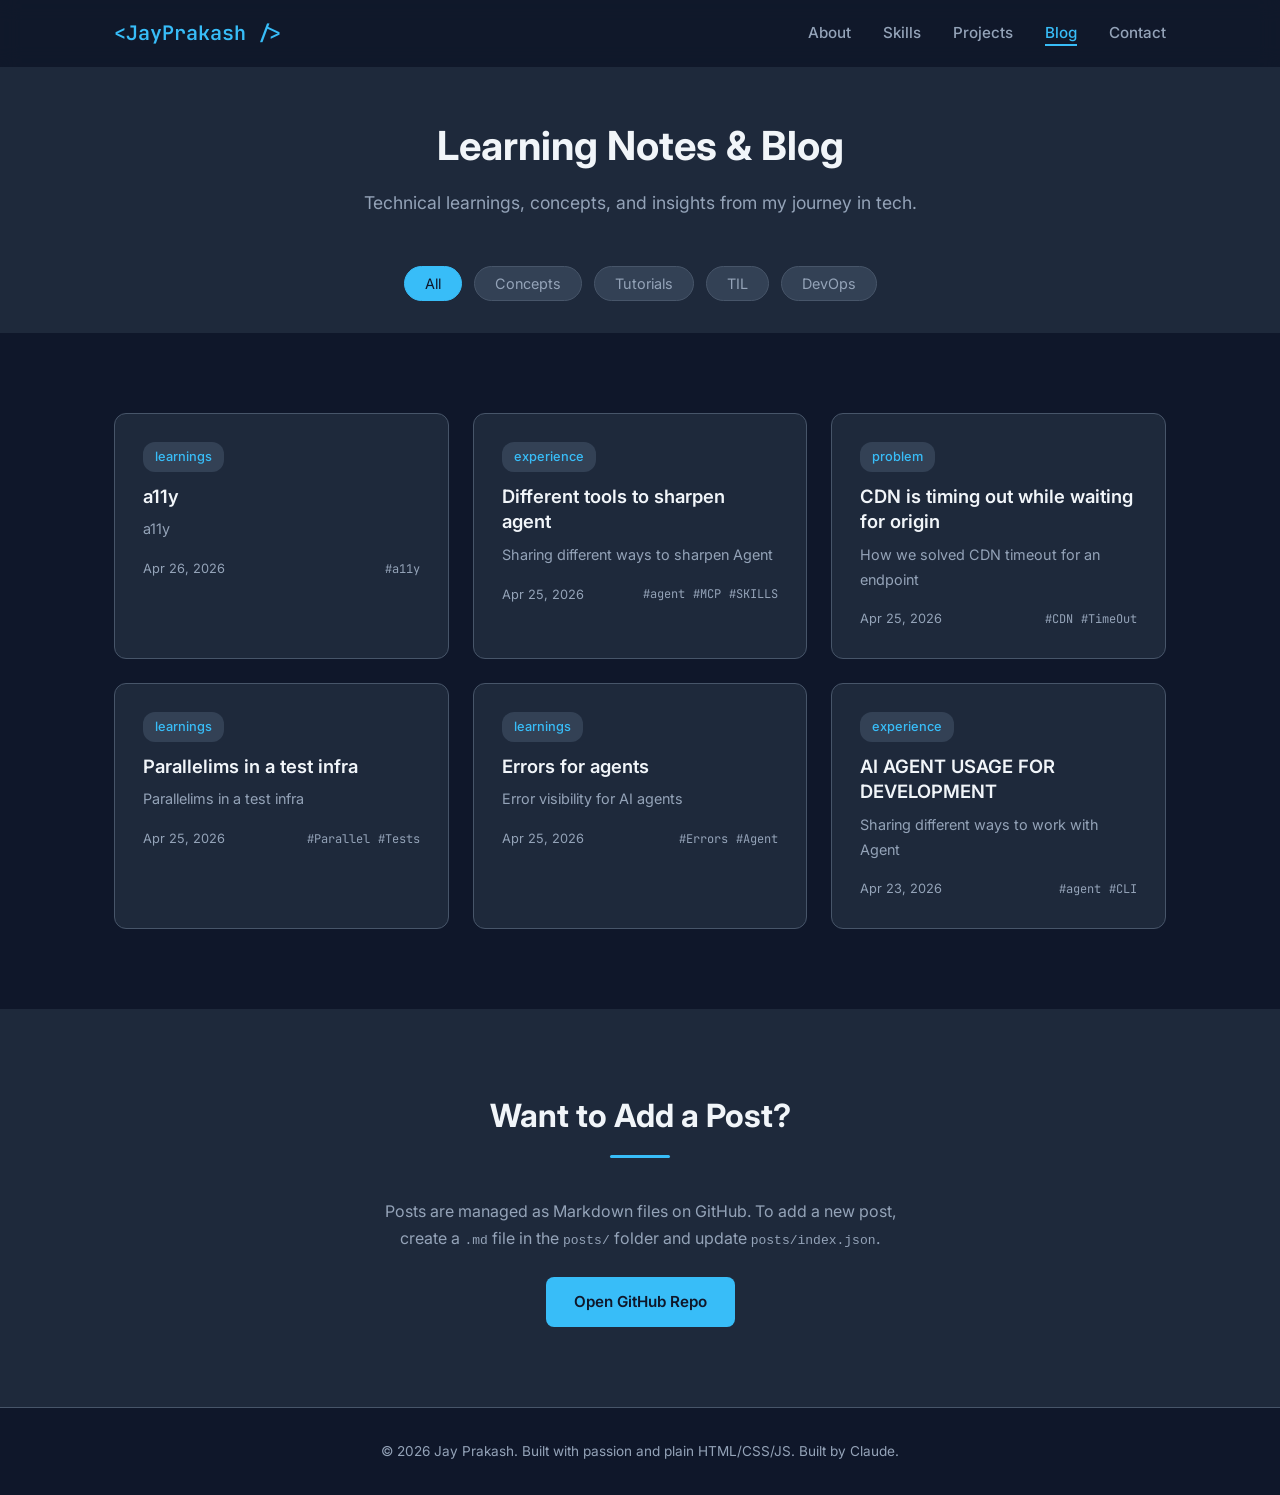
<file: blog.html>
<!DOCTYPE html>
<html lang="en">
<head>
    <meta charset="UTF-8">
    <meta name="viewport" content="width=device-width, initial-scale=1.0">
    <title>Blog — Learning Notes</title>
    <link rel="stylesheet" href="css/style.css">
    <link rel="preconnect" href="https://fonts.googleapis.com">
    <link rel="preconnect" href="https://fonts.gstatic.com" crossorigin>
    <link href="https://fonts.googleapis.com/css2?family=Inter:wght@300;400;500;600;700&family=JetBrains+Mono:wght@400;500&display=swap" rel="stylesheet">
</head>
<body>
    <!-- Navigation -->
    <nav class="navbar" id="navbar">
        <div class="container nav-container">
            <a href="index.html" class="nav-logo">&lt;JayPrakash /&gt;</a>
            <button class="nav-toggle" id="navToggle" aria-label="Toggle navigation">
                <span></span><span></span><span></span>
            </button>
            <ul class="nav-links" id="navLinks">
                <li><a href="index.html#about">About</a></li>
                <li><a href="index.html#skills">Skills</a></li>
                <li><a href="index.html#projects">Projects</a></li>
                <li><a href="blog.html" class="active">Blog</a></li>
                <li><a href="index.html#contact">Contact</a></li>
            </ul>
        </div>
    </nav>

    <!-- Blog Header -->
    <header class="blog-header">
        <div class="container">
            <h1>Learning Notes &amp; Blog</h1>
            <p>Technical learnings, concepts, and insights from my journey in tech.</p>
        </div>
    </header>

    <!-- Blog Filter -->
    <section class="blog-filter">
        <div class="container">
            <div class="filter-tags" id="filterTags">
                <button class="filter-btn active" data-filter="all">All</button>
                <button class="filter-btn" data-filter="concepts">Concepts</button>
                <button class="filter-btn" data-filter="tutorials">Tutorials</button>
                <button class="filter-btn" data-filter="til">TIL</button>
                <button class="filter-btn" data-filter="devops">DevOps</button>
            </div>
        </div>
    </section>

    <!-- Blog Posts -->
    <section class="section">
        <div class="container">
            <div class="blog-grid" id="blogGrid">
                <!-- Posts are loaded from JS -->
            </div>
            <div class="blog-empty" id="blogEmpty" style="display:none;">
                <p>No posts found for this category.</p>
            </div>
        </div>
    </section>

    <!-- How to Add Posts -->
    <section class="section section-alt" id="newPost">
        <div class="container" style="text-align: center; max-width: 600px;">
            <h2 class="section-title">Want to Add a Post?</h2>
            <p style="color: #94a3b8; margin-bottom: 1.5rem;">
                Posts are managed as Markdown files on GitHub. To add a new post,
                create a <code>.md</code> file in the <code>posts/</code> folder and
                update <code>posts/index.json</code>.
            </p>
            <a href="https://github.com/jpvaishnav" target="_blank" rel="noopener noreferrer" class="btn btn-primary">
                Open GitHub Repo
            </a>
        </div>
    </section>

    <!-- Footer -->
    <footer class="footer">
        <div class="container">
            <p>&copy; 2026 Jay Prakash. Built with passion and plain HTML/CSS/JS. Built by Claude.</p>
        </div>
    </footer>

    <script src="js/main.js"></script>
</body>
</html>
</file>
<file: css/style.css>
/* ===== CSS Reset & Variables ===== */
*,
*::before,
*::after {
    margin: 0;
    padding: 0;
    box-sizing: border-box;
}

:root {
    --color-bg: #0f172a;
    --color-bg-alt: #1e293b;
    --color-surface: #334155;
    --color-primary: #38bdf8;
    --color-primary-dark: #0ea5e9;
    --color-accent: #a78bfa;
    --color-text: #e2e8f0;
    --color-text-muted: #94a3b8;
    --color-text-heading: #f1f5f9;
    --color-border: #475569;
    --color-card-bg: #1e293b;
    --color-code-bg: #0f172a;
    --color-success: #34d399;
    --font-sans: 'Inter', -apple-system, BlinkMacSystemFont, 'Segoe UI', sans-serif;
    --font-mono: 'JetBrains Mono', 'Fira Code', monospace;
    --shadow-sm: 0 1px 2px rgba(0, 0, 0, 0.3);
    --shadow-md: 0 4px 6px -1px rgba(0, 0, 0, 0.3);
    --shadow-lg: 0 10px 15px -3px rgba(0, 0, 0, 0.3);
    --radius: 8px;
    --radius-lg: 12px;
    --transition: 0.3s ease;
    --container-max: 1100px;
}

html {
    scroll-behavior: smooth;
}

body {
    font-family: var(--font-sans);
    background-color: var(--color-bg);
    color: var(--color-text);
    line-height: 1.7;
    -webkit-font-smoothing: antialiased;
}

a {
    color: var(--color-primary);
    text-decoration: none;
    transition: color var(--transition);
}

a:hover {
    color: var(--color-primary-dark);
}

img {
    max-width: 100%;
    display: block;
}

/* ===== Layout ===== */
.container {
    max-width: var(--container-max);
    margin: 0 auto;
    padding: 0 1.5rem;
}

.section {
    padding: 5rem 0;
}

.section-alt {
    background-color: var(--color-bg-alt);
}

.section-title {
    font-size: 2rem;
    font-weight: 700;
    color: var(--color-text-heading);
    margin-bottom: 2.5rem;
    text-align: center;
    position: relative;
}

.section-title::after {
    content: '';
    display: block;
    width: 60px;
    height: 3px;
    background: var(--color-primary);
    margin: 0.75rem auto 0;
    border-radius: 2px;
}

.section-cta {
    text-align: center;
    margin-top: 2.5rem;
}

/* ===== Buttons ===== */
.btn {
    display: inline-block;
    padding: 0.75rem 1.75rem;
    border-radius: var(--radius);
    font-weight: 600;
    font-size: 0.95rem;
    cursor: pointer;
    transition: all var(--transition);
    border: none;
    font-family: var(--font-sans);
}

.btn-primary {
    background: var(--color-primary);
    color: var(--color-bg);
}

.btn-primary:hover {
    background: var(--color-primary-dark);
    color: var(--color-bg);
    transform: translateY(-1px);
    box-shadow: var(--shadow-md);
}

.btn-secondary {
    background: transparent;
    color: var(--color-primary);
    border: 2px solid var(--color-primary);
}

.btn-secondary:hover {
    background: var(--color-primary);
    color: var(--color-bg);
    transform: translateY(-1px);
}

/* ===== Navigation ===== */
.navbar {
    position: fixed;
    top: 0;
    left: 0;
    right: 0;
    background: rgba(15, 23, 42, 0.9);
    backdrop-filter: blur(10px);
    z-index: 1000;
    padding: 1rem 0;
    border-bottom: 1px solid transparent;
    transition: border-color var(--transition), background var(--transition);
}

.navbar.scrolled {
    border-bottom-color: var(--color-border);
    background: rgba(15, 23, 42, 0.97);
}

.nav-container {
    display: flex;
    align-items: center;
    justify-content: space-between;
}

.nav-logo {
    font-family: var(--font-mono);
    font-size: 1.25rem;
    font-weight: 600;
    color: var(--color-primary) !important;
}

.nav-links {
    list-style: none;
    display: flex;
    gap: 2rem;
}

.nav-links a {
    color: var(--color-text-muted);
    font-weight: 500;
    font-size: 0.95rem;
    position: relative;
}

.nav-links a:hover,
.nav-links a.active {
    color: var(--color-primary);
}

.nav-links a::after {
    content: '';
    position: absolute;
    bottom: -4px;
    left: 0;
    width: 0;
    height: 2px;
    background: var(--color-primary);
    transition: width var(--transition);
}

.nav-links a:hover::after,
.nav-links a.active::after {
    width: 100%;
}

.nav-toggle {
    display: none;
    flex-direction: column;
    gap: 5px;
    background: none;
    border: none;
    cursor: pointer;
    padding: 4px;
}

.nav-toggle span {
    display: block;
    width: 24px;
    height: 2px;
    background: var(--color-text);
    border-radius: 2px;
    transition: all var(--transition);
}

/* ===== Hero ===== */
.hero {
    min-height: 100vh;
    display: flex;
    align-items: center;
    padding-top: 5rem;
}

.hero-content {
    display: grid;
    grid-template-columns: 1fr 1fr;
    gap: 3rem;
    align-items: center;
}

.hero-greeting {
    font-size: 1.1rem;
    color: var(--color-primary);
    font-weight: 500;
    margin-bottom: 0.5rem;
}

.hero-name {
    font-size: 3.5rem;
    font-weight: 700;
    color: var(--color-text-heading);
    line-height: 1.1;
    margin-bottom: 0.5rem;
}

.hero-title {
    font-size: 1.3rem;
    color: var(--color-accent);
    font-weight: 500;
    margin-bottom: 1rem;
}

.hero-description {
    color: var(--color-text-muted);
    font-size: 1.05rem;
    margin-bottom: 2rem;
    max-width: 480px;
}

.hero-cta {
    display: flex;
    gap: 1rem;
    flex-wrap: wrap;
}

.hero-image {
    display: flex;
    justify-content: center;
}

.profile-photo {
    width: 320px;
    height: 320px;
    border-radius: 50%;
    overflow: hidden;
    border: 4px solid var(--color-primary);
    box-shadow: 0 0 40px rgba(56, 189, 248, 0.15);
    position: relative;
    display: flex;
    align-items: center;
    justify-content: center;
    background: var(--color-bg-alt);
}

.profile-photo img {
    width: 100%;
    height: 100%;
    object-fit: cover;
}

.photo-placeholder {
    display: none;
    color: var(--color-text-muted);
    font-size: 1.1rem;
    font-weight: 500;
}

.profile-photo.placeholder .photo-placeholder {
    display: block;
}

/* ===== About ===== */
.about-content {
    display: grid;
    grid-template-columns: 2fr 1fr;
    gap: 3rem;
    align-items: start;
}

.about-text p {
    margin-bottom: 1rem;
    color: var(--color-text-muted);
}

.about-stats {
    display: flex;
    flex-direction: column;
    gap: 1.25rem;
}

.stat-card {
    background: var(--color-bg-alt);
    padding: 1.25rem;
    border-radius: var(--radius);
    text-align: center;
    border: 1px solid var(--color-border);
}

.stat-number {
    display: block;
    font-size: 1.75rem;
    font-weight: 700;
    color: var(--color-primary);
}

.stat-label {
    font-size: 0.85rem;
    color: var(--color-text-muted);
}

/* ===== Skills ===== */
.skills-grid {
    display: grid;
    grid-template-columns: repeat(auto-fit, minmax(240px, 1fr));
    gap: 1.5rem;
}

.skill-category {
    background: var(--color-bg);
    padding: 1.75rem;
    border-radius: var(--radius-lg);
    border: 1px solid var(--color-border);
}

.skill-category h3 {
    font-size: 1.05rem;
    color: var(--color-text-heading);
    margin-bottom: 1rem;
}

.skill-tags {
    display: flex;
    flex-wrap: wrap;
    gap: 0.5rem;
}

.skill-tag {
    background: var(--color-surface);
    color: var(--color-primary);
    padding: 0.35rem 0.75rem;
    border-radius: 20px;
    font-size: 0.85rem;
    font-weight: 500;
}

/* ===== Projects ===== */
.projects-grid {
    display: grid;
    grid-template-columns: repeat(auto-fit, minmax(300px, 1fr));
    gap: 1.5rem;
}

.project-card {
    background: var(--color-card-bg);
    border: 1px solid var(--color-border);
    border-radius: var(--radius-lg);
    padding: 1.75rem;
    transition: transform var(--transition), box-shadow var(--transition);
}

.project-card:hover {
    transform: translateY(-4px);
    box-shadow: var(--shadow-lg);
}

.project-header {
    display: flex;
    justify-content: space-between;
    align-items: center;
    margin-bottom: 1rem;
}

.project-icon {
    width: 40px;
    height: 40px;
    color: var(--color-primary);
}

.project-links {
    display: flex;
    gap: 0.75rem;
}

.project-link {
    color: var(--color-text-muted);
}

.project-link:hover {
    color: var(--color-primary);
}

.project-title {
    font-size: 1.2rem;
    font-weight: 600;
    color: var(--color-text-heading);
    margin-bottom: 0.75rem;
}

.project-description {
    color: var(--color-text-muted);
    font-size: 0.95rem;
    margin-bottom: 1.25rem;
}

.project-tags {
    display: flex;
    gap: 0.5rem;
    flex-wrap: wrap;
}

.project-tags span {
    font-family: var(--font-mono);
    font-size: 0.8rem;
    color: var(--color-text-muted);
}

/* ===== Certifications ===== */
.certs-grid {
    display: grid;
    grid-template-columns: repeat(auto-fit, minmax(250px, 1fr));
    gap: 1.5rem;
}

.cert-card {
    background: var(--color-bg);
    border: 1px solid var(--color-border);
    border-radius: var(--radius-lg);
    padding: 2rem;
    text-align: center;
    transition: transform var(--transition);
}

.cert-card:hover {
    transform: translateY(-2px);
}

.cert-icon {
    font-size: 2.5rem;
    margin-bottom: 0.75rem;
}

.cert-card h3 {
    font-size: 1.05rem;
    color: var(--color-text-heading);
    margin-bottom: 0.25rem;
}

.cert-card p {
    color: var(--color-text-muted);
    font-size: 0.9rem;
}

/* ===== Blog ===== */
.blog-header {
    background: var(--color-bg-alt);
    padding: 7rem 0 3rem;
    text-align: center;
}

.blog-header h1 {
    font-size: 2.5rem;
    color: var(--color-text-heading);
    margin-bottom: 0.5rem;
}

.blog-header p {
    color: var(--color-text-muted);
    font-size: 1.1rem;
}

.blog-filter {
    background: var(--color-bg-alt);
    padding: 0 0 2rem;
}

.filter-tags {
    display: flex;
    gap: 0.75rem;
    flex-wrap: wrap;
    justify-content: center;
}

.filter-btn {
    background: var(--color-surface);
    color: var(--color-text-muted);
    border: 1px solid var(--color-border);
    padding: 0.5rem 1.25rem;
    border-radius: 20px;
    font-size: 0.9rem;
    cursor: pointer;
    font-family: var(--font-sans);
    transition: all var(--transition);
}

.filter-btn:hover,
.filter-btn.active {
    background: var(--color-primary);
    color: var(--color-bg);
    border-color: var(--color-primary);
}

.blog-grid,
.blog-preview-grid {
    display: grid;
    grid-template-columns: repeat(auto-fill, minmax(320px, 1fr));
    gap: 1.5rem;
}

.blog-card {
    background: var(--color-card-bg);
    border: 1px solid var(--color-border);
    border-radius: var(--radius-lg);
    padding: 1.75rem;
    cursor: pointer;
    transition: transform var(--transition), box-shadow var(--transition);
}

.blog-card:hover {
    transform: translateY(-3px);
    box-shadow: var(--shadow-lg);
}

.blog-card-category {
    display: inline-block;
    background: var(--color-surface);
    color: var(--color-primary);
    padding: 0.25rem 0.75rem;
    border-radius: 12px;
    font-size: 0.8rem;
    font-weight: 500;
    margin-bottom: 0.75rem;
}

.blog-card-title {
    font-size: 1.15rem;
    font-weight: 600;
    color: var(--color-text-heading);
    margin-bottom: 0.5rem;
    line-height: 1.4;
}

.blog-card-excerpt {
    color: var(--color-text-muted);
    font-size: 0.9rem;
    margin-bottom: 1rem;
    display: -webkit-box;
    -webkit-line-clamp: 3;
    -webkit-box-orient: vertical;
    overflow: hidden;
}

.blog-card-meta {
    display: flex;
    justify-content: space-between;
    align-items: center;
    font-size: 0.8rem;
    color: var(--color-text-muted);
}

.blog-card-tags {
    display: flex;
    gap: 0.5rem;
}

.blog-card-tags span {
    font-family: var(--font-mono);
    font-size: 0.75rem;
}

.blog-empty {
    text-align: center;
    padding: 3rem;
    color: var(--color-text-muted);
}

/* ===== Blog Post Detail (Modal) ===== */
.post-modal-overlay {
    position: fixed;
    inset: 0;
    background: rgba(0, 0, 0, 0.7);
    z-index: 2000;
    display: flex;
    align-items: flex-start;
    justify-content: center;
    overflow-y: auto;
    padding: 5rem 1rem 2rem;
    opacity: 0;
    transition: opacity var(--transition);
}

.post-modal-overlay.visible {
    opacity: 1;
}

.post-modal {
    background: var(--color-bg);
    border: 1px solid var(--color-border);
    border-radius: var(--radius-lg);
    max-width: 800px;
    width: 100%;
    padding: 2.5rem;
    position: relative;
    transform: translateY(20px);
    transition: transform var(--transition);
}

.post-modal-overlay.visible .post-modal {
    transform: translateY(0);
}

.post-modal-close {
    position: absolute;
    top: 1rem;
    right: 1rem;
    background: none;
    border: none;
    color: var(--color-text-muted);
    font-size: 1.5rem;
    cursor: pointer;
    padding: 0.5rem;
    line-height: 1;
}

.post-modal-close:hover {
    color: var(--color-text);
}

.post-modal h1 {
    font-size: 1.75rem;
    color: var(--color-text-heading);
    margin-bottom: 0.5rem;
}

.post-modal-meta {
    color: var(--color-text-muted);
    font-size: 0.9rem;
    margin-bottom: 2rem;
    padding-bottom: 1rem;
    border-bottom: 1px solid var(--color-border);
}

.post-modal-body {
    color: var(--color-text);
    line-height: 1.8;
}

.post-modal-body p {
    margin-bottom: 1rem;
}

.post-modal-body code {
    font-family: var(--font-mono);
    background: var(--color-code-bg);
    padding: 0.15rem 0.4rem;
    border-radius: 4px;
    font-size: 0.9em;
    color: var(--color-primary);
}

.post-modal-body pre {
    background: var(--color-code-bg);
    border: 1px solid var(--color-border);
    border-radius: var(--radius);
    padding: 1.25rem;
    overflow-x: auto;
    margin-bottom: 1rem;
}

.post-modal-body pre code {
    background: none;
    padding: 0;
    color: var(--color-text);
}

.post-modal-body h2 {
    font-size: 1.3rem;
    color: var(--color-text-heading);
    margin: 1.5rem 0 0.75rem;
}

.post-modal-body ul,
.post-modal-body ol {
    margin-bottom: 1rem;
    padding-left: 1.5rem;
}

.post-modal-body li {
    margin-bottom: 0.35rem;
}

.post-modal-body strong {
    color: var(--color-text-heading);
}

.post-modal-body em {
    color: var(--color-accent);
}

/* ===== Post Form ===== */
.post-form {
    max-width: 700px;
    margin: 0 auto;
}

.form-group {
    margin-bottom: 1.5rem;
}

.form-group label {
    display: block;
    font-weight: 500;
    color: var(--color-text-heading);
    margin-bottom: 0.5rem;
}

.form-group input,
.form-group textarea,
.form-group select {
    width: 100%;
    padding: 0.75rem 1rem;
    background: var(--color-bg);
    border: 1px solid var(--color-border);
    border-radius: var(--radius);
    color: var(--color-text);
    font-family: var(--font-sans);
    font-size: 0.95rem;
    transition: border-color var(--transition);
}

.form-group textarea {
    font-family: var(--font-mono);
    resize: vertical;
}

.form-group input:focus,
.form-group textarea:focus,
.form-group select:focus {
    outline: none;
    border-color: var(--color-primary);
}

/* ===== Contact ===== */
.contact-content {
    text-align: center;
    max-width: 600px;
    margin: 0 auto;
}

.contact-description {
    color: var(--color-text-muted);
    font-size: 1.05rem;
    margin-bottom: 2rem;
}

.contact-links {
    display: flex;
    flex-direction: column;
    gap: 1rem;
    align-items: center;
}

.contact-link {
    display: flex;
    align-items: center;
    gap: 0.75rem;
    color: var(--color-text-muted);
    font-size: 1rem;
    padding: 0.75rem 1.5rem;
    border-radius: var(--radius);
    border: 1px solid var(--color-border);
    transition: all var(--transition);
    min-width: 280px;
    justify-content: center;
}

.contact-link:hover {
    color: var(--color-primary);
    border-color: var(--color-primary);
    background: rgba(56, 189, 248, 0.05);
}

/* ===== Footer ===== */
.footer {
    padding: 2rem 0;
    text-align: center;
    color: var(--color-text-muted);
    font-size: 0.85rem;
    border-top: 1px solid var(--color-border);
}

/* ===== Toast Notification ===== */
.toast {
    position: fixed;
    bottom: 2rem;
    right: 2rem;
    background: var(--color-success);
    color: var(--color-bg);
    padding: 0.75rem 1.5rem;
    border-radius: var(--radius);
    font-weight: 500;
    box-shadow: var(--shadow-lg);
    transform: translateY(100px);
    opacity: 0;
    transition: all var(--transition);
    z-index: 3000;
}

.toast.visible {
    transform: translateY(0);
    opacity: 1;
}

/* ===== Responsive ===== */
@media (max-width: 768px) {
    .nav-toggle {
        display: flex;
    }

    .nav-links {
        position: fixed;
        top: 0;
        right: -100%;
        width: 70%;
        max-width: 300px;
        height: 100vh;
        background: var(--color-bg-alt);
        flex-direction: column;
        padding: 5rem 2rem 2rem;
        gap: 1.5rem;
        transition: right var(--transition);
        border-left: 1px solid var(--color-border);
    }

    .nav-links.open {
        right: 0;
    }

    .hero-content {
        grid-template-columns: 1fr;
        text-align: center;
    }

    .hero-text {
        order: 2;
    }

    .hero-image {
        order: 1;
    }

    .hero-name {
        font-size: 2.5rem;
    }

    .hero-description {
        max-width: 100%;
    }

    .hero-cta {
        justify-content: center;
    }

    .profile-photo {
        width: 220px;
        height: 220px;
    }

    .about-content {
        grid-template-columns: 1fr;
    }

    .about-stats {
        flex-direction: row;
        justify-content: center;
        flex-wrap: wrap;
    }

    .stat-card {
        flex: 1;
        min-width: 120px;
    }

    .blog-grid,
    .blog-preview-grid {
        grid-template-columns: 1fr;
    }

    .post-modal {
        padding: 1.5rem;
    }

    .section {
        padding: 3rem 0;
    }
}

@media (max-width: 480px) {
    .hero-name {
        font-size: 2rem;
    }

    .section-title {
        font-size: 1.5rem;
    }

    .projects-grid {
        grid-template-columns: 1fr;
    }

    .contact-link {
        min-width: auto;
        width: 100%;
    }
}
</file>
